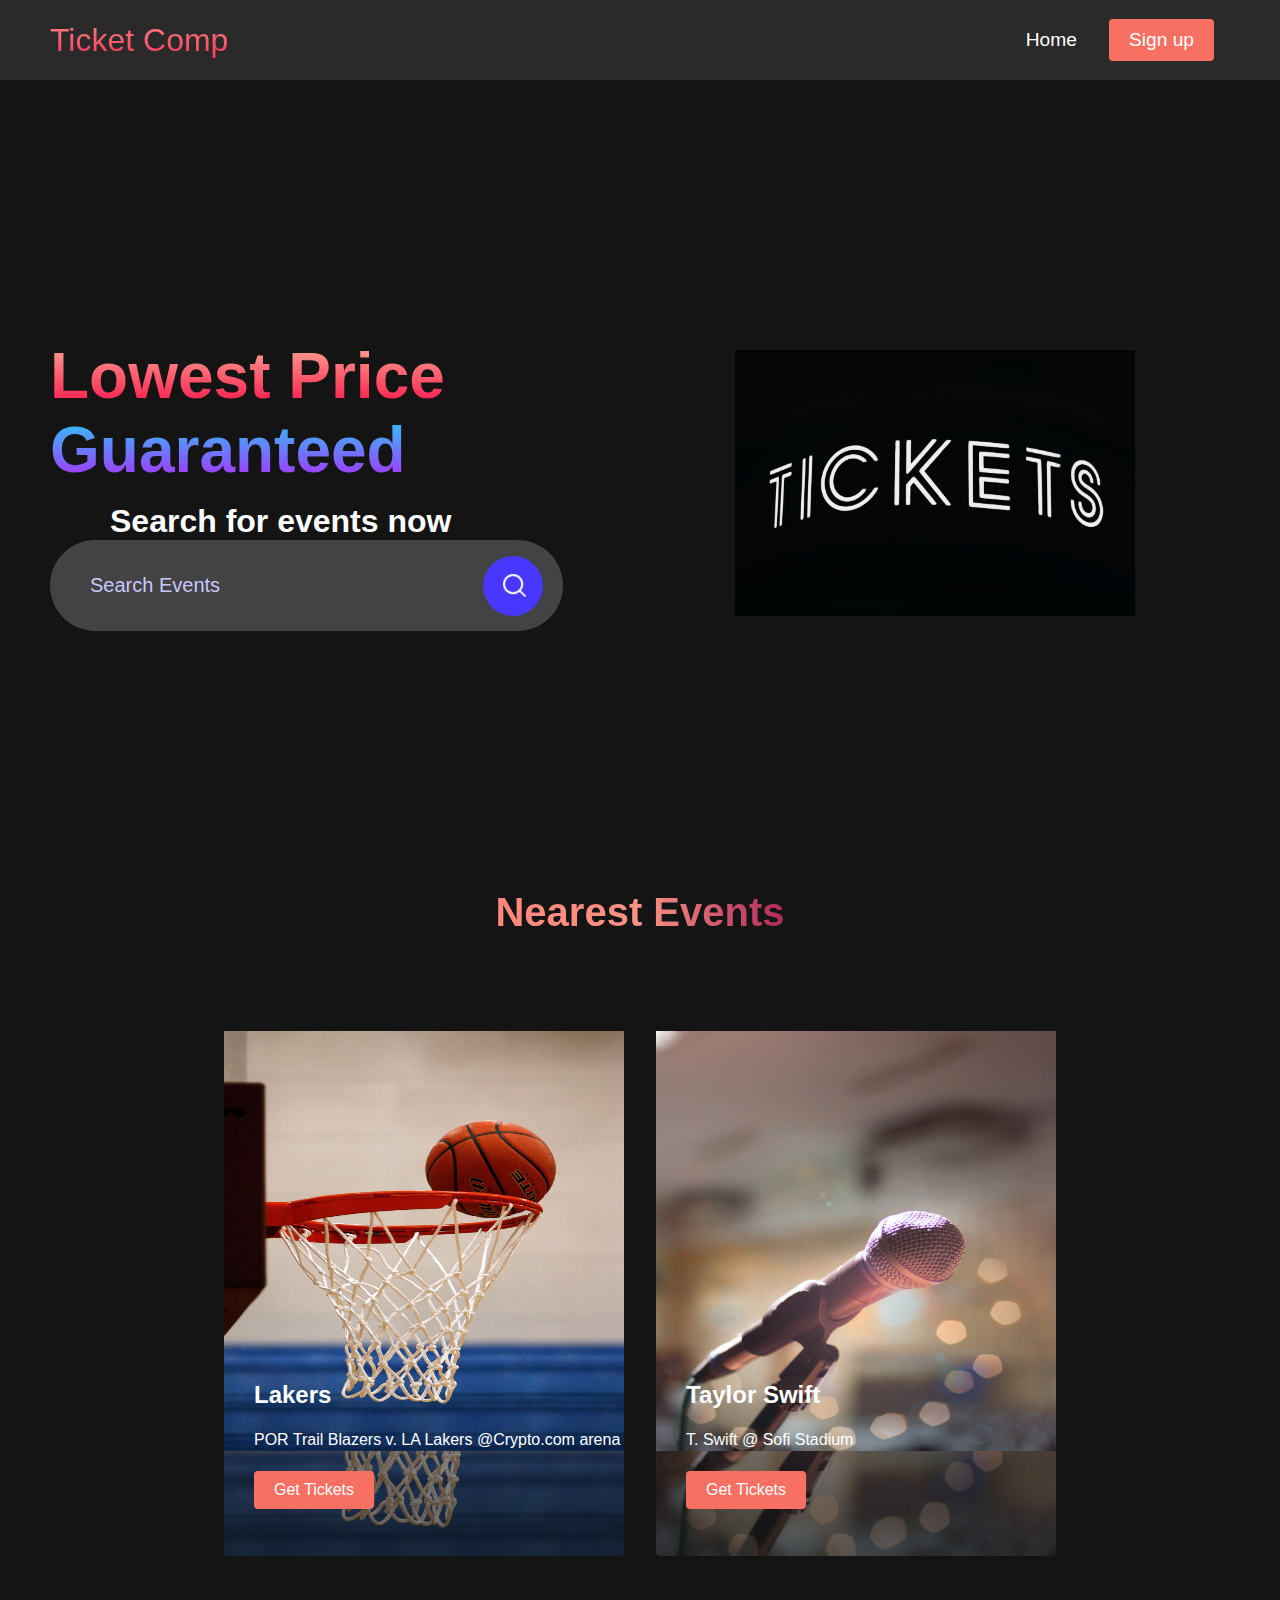
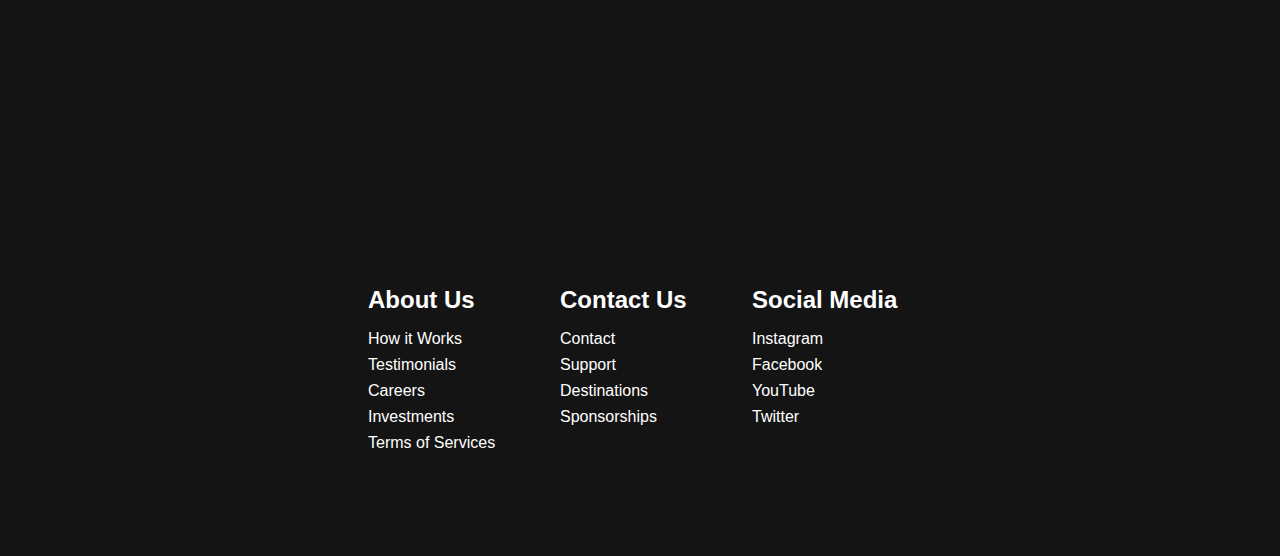
<file: index.html>
<!DOCTYPE html>
<html lang="en">

<head>
  <meta charset="UTF-8" />
  <meta name="viewport" content="width=device-width, initial-scale=1.0" />
  <title>Ticket Comp website</title>
  <link rel="stylesheet" href="styles.css" />
  <link rel="preconnect" href="https://fonts.googleapis.com" />
  <link rel="preconnect" href="https://fonts.gstatic.com" crossorigin />
  <link href="https://fonts.googleapis.com/css2?family=Kumbh+Sans:wght@400;700&display=swap" rel="stylesheet" />
  <script src="jquery.js"></script>
  <script src="script.js" defer></script>
</head>

<body>
  <!--Navbar Section-->
  <nav class="navbar">
    <div class="navbar__container">
      <a href="index.html" id="navbar__logo">Ticket Comp</a>
      <div class="navbar__toggle" id="mobile-menu">
        <span class="bar"></span>
        <span class="bar"></span>
        <span class="bar"></span>
      </div>
      <ul class="navbar__menu">
        <li class="navbar__item"><a href="index.html" class="navbar__links">Home</a></li>
        <li class="navbar__btn"><a href="logsin.html" class="button">Sign up</a></li>
      </ul>
    </div>
  </nav>
  <!--End of Navbar Section-->

  <!--Hero Section-->
  <div class="main">
    <div class="main__container">
      <div class="main__content">
        <h1>Lowest Price</h1>
        <h2>Guaranteed</h2>
        <p>Search for events now</p>
        <!--<button class="main__button"><a href="secPage.html">Search</a></button>-->
        <div class="searchbar__container">
          <form action="" class="searchbar__form">
            <input type="search" placeholder="Search Events" name="q" id="search" data-search>
            <button type="submit"><img src="./images/search.png"></button>
          </form>
        </div>
      </div>
      <div class="main__img--container">
        <img src="images/pic1.jpg" alt="pic" id="main__img" width="400" height="300" />
      </div>
    </div>
    <div class="events-cards" data-events-cards-container> </div>
    <template data-events-template>
      <div class="card">
        <div class="body">Ticketmaster</div>
        <div class="header" data-header></div>
        <div class="body" data-body></div>
        <div class="body" data-body2></div>
      </div>
    </template>
    <div class="events-cards" data-events-cards-container2> </div>
    <template data-events-template2>
      <div class="card">
        <div class="body">SeatGeek</div>
        <div class="header" data-header></div>
        <div class="body" data-body></div>
        <div class="body" data-body2></div>
      </div>
    </template>
  </div>
  <!--End of Hero Section-->
  <!-- Services Section-->
  <div class="services">
    <h1>Nearest Events</h1>
    <div class="services__container">
      <div class="services__card">
        <img src="./images/pic2.jpg" alt="pic" id="main__img" width="400" height="300" />
        <h2>Lakers</h2>
        <p>POR Trail Blazers v. LA Lakers @Crypto.com arena</p>
        <button>Get Tickets</button>
      </div>
      <div class="services__card">
        <img src="./images/pic3.jpg" alt="pic" id="main__img" width="400" height="300" />
        <h2>Taylor Swift</h2>
        <p>T. Swift @ Sofi Stadium</p>
        <button>Get Tickets</button>
      </div>
    </div>
  </div>
  <!-- End of Services Section-->
  <!-- Footer Section-->
  <div class="footer__container">
    <div class="footer__links">
      <div class="footer__link--wrapper">
        <div class="footer__link--items">
          <h2>About Us</h2>
          <a href="/">How it Works</a>
          <a href="/">Testimonials</a>
          <a href="/">Careers</a>
          <a href="/">Investments</a>
          <a href="/">Terms of Services</a>
        </div>
        <div class="footer__link--items">
          <h2>Contact Us</h2>
          <a href="/">Contact</a>
          <a href="/">Support</a>
          <a href="/">Destinations</a>
          <a href="/">Sponsorships</a>
        </div>
        <div class="footer__link--items">
          <h2>Social Media</h2>
          <a href="/">Instagram</a>
          <a href="/">Facebook</a>
          <a href="/">YouTube</a>
          <a href="/">Twitter</a>
        </div>
      </div>
    </div>
    <!--Social Media Class goes here-->
  </div>
  <!-- End of Footer Section-->

  <script>
    src = "app.js";
  </script>
</body>

</html>
</file>
<file: styles.css>
* {
  box-sizing: border-box;
  margin: 0;
  padding: 0;
  font-family: "Kumbh San", sans-serif;
}

.navbar {
  background: #2b2a2a;
  height: 80px;
  display: flex;
  justify-content: center;
  align-items: center;
  font-size: 1.2rem;
  position: sticky;
  top: 0;
  z-index: 999; /*in terms of depth of the screen this will keep the navbar at the forefront*/
}

.navbar__container {
  display: flex;
  justify-content: space-between;
  height: 80px;
  z-index: 1;
  width: 100%;
  max-width: 1300px;
  margin: 0 auto;
  padding: 0 50px;
}

#navbar__logo {
  background-color: #ff8177;
  background-image: linear-gradient(to top, #ff0844 0%, #ffb199 100%);
  background-size: 100%;
  -webkit-background-clip: text;
  -moz-background-clip: text;
  -webkit-text-fill-color: transparent;
  -moz-text-fill-color: transparent;
  display: flex;
  align-items: center;
  cursor: pointer;
  text-decoration: none;
  font-size: 2rem;
}

.fa-gem {
  /* will be for the logo --add the image of the logo later*/
  margin-right: 0.5rem;
}

.navbar__menu {
  display: flex;
  align-items: center;
  list-style: none;
  text-align: center;
}

.navabar__item {
  height: 80px;
}

.navbar__links {
  color: #fff;
  display: flex;
  align-items: center;
  justify-content: center;
  text-decoration: none;
  padding: 0 1rem;
  height: 100%;
}

.navbar__btn {
  display: flex;
  justify-content: center;
  align-items: center;
  padding: 0 1rem;
  width: 100%;
}

.button {
  display: flex;
  justify-content: center;
  align-items: center;
  text-decoration: none;
  padding: 10px 20px;
  height: 100%;
  width: 100%;
  border: none;
  outline: none;
  border-radius: 4px;
  background: #f77062;
  color: #fff;
}

.button:hover {
  background: #4837ff;
  transition: all 0.3s ease;
}

.navbar__links:hover {
  color: #f77062;
  transition: all 0.3s ease;
}

@media screen and (max-width: 960px) {
  .navbar__container {
    display: flex;
    justify-content: space-between;
    height: 80px;
    z-index: 1;
    width: 100%;
    max-width: 1300px;
    padding: 0;
  }

  .navbar__menu {
    display: grid;
    grid-template-columns: auto;
    margin: 0;
    width: 100%;
    position: absolute;
    top: -1000px;
    opacity: 0;
    transition: all 0.5s ease;
    height: 50vh;
    z-index: -1;
  }

  .navbar__menu.active {
    background: #13133;
    top: 100%;
    opacity: 1;
    transition: all 0.5s ease;
    z-index: 99;
    height: 50vh;
    font-size: 1.6rem;
  }

  #navbar__logo {
    padding-left: 25px;
  }

  .navbar__toggle .bar {
    width: 25px;
    height: 3px;
    margin: 5px auto;
    transition: all 0.3s ease-in-out;
    background: #fff;
  }

  .navabar__item {
    width: 100%;
  }

  .navbar__links {
    text-align: center;
    padding: 2rem;
    width: 100%;
    display: table;
  }

  #mobile-menu {
    position: absolute;
    top: 20%;
    right: 5%;
    transform: translate(5%, 20%);
  }

  .navbar__btn {
    padding-bottom: 2rem;
  }

  .button {
    display: flex;
    justify-content: center;
    align-items: center;
    width: 80%;
    height: 80px;
    margin: 0;
  }

  .navbar__toggle .bar {
    display: block;
    cursor: pointer;
  }

  #mobile-menu.is-active .bar:nth-child(2) {
    opacity: 0;
  }

  #mobile-menu.is-active .bar:nth-child(1) {
    transform: translateY(8px) rotate(45deg);
  }

  #mobile-menu.is-active .bar:nth-child(3) {
    transform: translateY(-8px) rotate(-45deg);
  }
}

/* Hero Section CSS*/
.main {
  background-color: #141414;
}

.main__container {
  display: grid;
  grid-template-columns: 1fr 1fr;
  align-items: center;
  justify-content: center;
  margin: 0 auto;
  height: 90vh;
  background-color: #141414;
  z-index: 1;
  width: 100%;
  max-width: 1300px;
  padding: 0 50px;
}

.main__content h1 {
  font-size: 4rem;
  background-color: #ff8177;
  background-image: linear-gradient(to top, #ff0844, #ffb199 100%);
  background-size: 100%;
  -webkit-background-clip: text;
  -moz-background-clip: text;
  -webkit-text-fill-color: transparent;
  -moz-text-fill-color: transparent;
}

.main__content h2 {
  font-size: 4rem;
  background-color: #ff8177;
  background-image: linear-gradient(to top, #b721ff, #21d3fd 100%);
  background-size: 100%;
  -webkit-background-clip: text;
  -moz-background-clip: text;
  -webkit-text-fill-color: transparent;
  -moz-text-fill-color: transparent;
}

.main__content p {
  margin-top: 1rem;
  font-size: 2rem;
  font-weight: 700;
  padding-left: 60px;
  color: #fff;
}

.main__button {
  font-size: 1rem;
  background-image: linear-gradient(to top, #f77062 0%, #fe5196 100%);
  padding: 14px 32px;
  border: none;
  border-radius: 4px;
  color: #fff;
  margin-top: 2rem;
  cursor: pointer;
  position: relative;
  transition: all 0.35s;
  outline: none;
}

.main__button a {
  position: relative;
  z-index: 2;
  color: #fff;
  text-decoration: none;
}

.main__button:after {
  position: absolute;
  content: "";
  top: 0;
  left: 0;
  width: 0;
  height: 100%;
  background: #4837ff;
  transition: all 0.35s;
  border-radius: 4px;
}

.main__button:hover {
  color: #fff;
}

.main__button:hover:after {
  width: 100%;
}

.main__img--container {
  text-align: center;
}

#main__img {
  height: 80%;
  width 80%;
}

/* Mobile Responsive */
@media screen and (max-width: 760px) {
  .main__container{
    display: grid;
    grid-template-columns: auto;
    align-items: center;
    justify-self: center;
    width: 100%;
    margin:0 auto;
    height: 90vh;
  }
  
  .main_content {
    text-align: center;
    margin-bottom: 4rem;
  }

  .main__content h1 {
    font-size: 2.5rem;
    margin-top: 2rem;
  }

  .main__content h2 {
    font-size: 3rem;
  }

  .main__content p {
    margin-top: 1ream;
    font-size: 1.5rem;
  }
}

@media screen and (max-width: 480px) { 
  .main__content h1 {
    font-size: 2rem;
    margin-top: 3rem;
  }

  .main__content h2 {
    font-size: 2rem;
  }

  .main__content p {
    margin-top: 2ream;
    font-size: 1.5rem;
  }

  .main__button {
    padding: 12px 36px;
    margin: 2.5rem 0;
  }
  
}

/* Services Section CSS */
.services {
  background: #141414;
  display: flex;
  flex-direction: column;
  align-items: center;
  height:100vh;
}

.services h1 {
  background-color: #ff8177;
  background-image: linear-gradient(to right,
   #ff8177 0%,
   #ff867a 0%,
   #ff8c7f 21%,
   #f99185 52%,
   #cf556c 78%, 
   #b12a5b 100% );
  background-size: 100%;
  margin-bottom: 5rem;
  font-size: 2.5rem;
  -webkit-background-clip: text;
  -moz-background-clip: text;
  -webkit-text-fill-color: transparent;
  -moz-text-fill-color: transparent;
}

.services__container {
  display:flex;
  justify-content: center;
  flex-wrap: wrap;
}

.services__card {
  margin: 1rem;
  height: 525px;
  width: 400px;
  border-radius: 4px;
  background-image: linear-gradient(
    to bottom,
    rgba(0,0,0,0) 0%,
    rgba(17,17,17,0.6) 100%
  ),url('/images/pic2.jpg');
  background-size: cover;
  position: relative;
  color:#fff;
}

.services__card:nth-child(2) {
  background-image: linear-gradient(
    to bottom,
    rgba(0,0,0,0) 0%,
    rgba(17,17,17,0.6) 100%
  ),url('/images/pic3.jpg');
}

.services h2 {
  position: absolute;
  top:350px;
  left: 30px;

}

.services__card p {
  position: absolute;
  top: 400px;
  left: 30px;
}

.services__card button {
  color: #fff;
  padding: 10px 20px;
  border:none;
  outline: none;
  border-radius: 4px;
  background: #f77062;
  position: absolute;
  top: 440px;
  left: 30px;
  font-size: 1rem;
  cursor: pointer;
}

.services__card:hover {
  transform: scale(1.075);
  transition: 0.2s ease-in;
  cursor: pointer;
}

@media screen and (max-width: 960px) {
  .services {
    height: 1600px;
  }

  .services h1 {
    font-size: 2rem;
    margin-top: 12rem;
  }
}

@media screen and (max-width: 480px) {
  .services {
    height: 1400px;
  }

  .services h1 {
    font-size: 1.2rem;
  }

  .services__card {
    width: 300px;
  }
}

/*footer CSS */
.footer__container {
  background-color: #141414;
  padding: 5rem 0;
  display: flex;
  flex-direction: column;
  justify-content: center;
  align-items: center;
}

#footer__logo {
  color: #fff;
  display: flex;
  align-items: center;
  cursor: pointer;
  text-decoration: none;
  font-size: 2rem;
}

.footer__links {
  width: 100%;
  max-width: 1000px;
  display: flex;
  justify-content: center;
}

.footer__link--wrapper {
  display: flex;
}

.footer__link--items {
  display: flex;
  flex-direction: column;
  align-items: flex-start;
  margin: 16px;
  text-align: left;
  width: 160px;
  box-sizing: border-box;
}

.footer__link--items h2{
  margin-bottom: 16px;
}

.footer__link--items > h2 {
  color: #fff
}

.footer__link--items a {
  color: #fff;
  text-decoration: none;
  margin-bottom: 0.5rem;
}

.footer__link--items a:hover {
  color: #e9e9e9;
  transition: 0.3s ease-out;
}

@media screen and (max-width: 820px) {
  .footer__links {
    padding-top: 2rem;
  }

  #footer__logo {
    margin-bottom: 2rem;
  }

  .footer__link--wrapper {
    flex-direction: column;
  }
}

@media screen and (max-width: 480px){
  .footer__link--items {
    margin: 0;
    padding: 10px;
    width: 100%;
  }
}

/* search css */
.searchbar__container {
  display: flex;
  align-items: center;
  justify-content: left;
}

.searchbar__form {

  width: 87%;
  max-width: 700px;
  background: rgba(255, 255, 255, 0.2);
  display: flex;
  align-items: center;
  border-radius: 60px;
  padding: 10px 20px;
}

.searchbar__form input {
  background: transparent;
  flex: 1;
  border: 0;
  outline: none;
  padding: 24px 20px;
  font-size: 20px;
  color: #cac7ff
}

::placeholder {
  color: #cac7ff
}

.searchbar__form button img {
  width: 25px;
}

.searchbar__form button {
  border: 0;
  border-radius: 50%;
  width: 60px;
  height: 60px;
  background: #4837ff;
  cursor: pointer;
}

.user-cards {
  display:grid;
  grid-template-columns: repeat(auto-fill, minmax(150px, 1fr));
  gap: .25rem;
  margin-top: 1rem;
}

.card {
  position: relative;
  width: 22.3%;
  border: 1px solid rgba(255, 255, 255, 0.2);
  background-color: rgba(255, 255, 255, 0.2);
  /*align-items: center;*/
  padding: 15px 40px;
  max-width: 700px;
  top: -285px;
  left: 400px;
}

.card > .header {
  margin-bottom: .25rem;
}

.card > .body {
  font-size: .8rem;
  color: white;
}

.card > .header{
  font-size: rem;
  color: white;
}
.hide {
  display: none;
}
</file>
